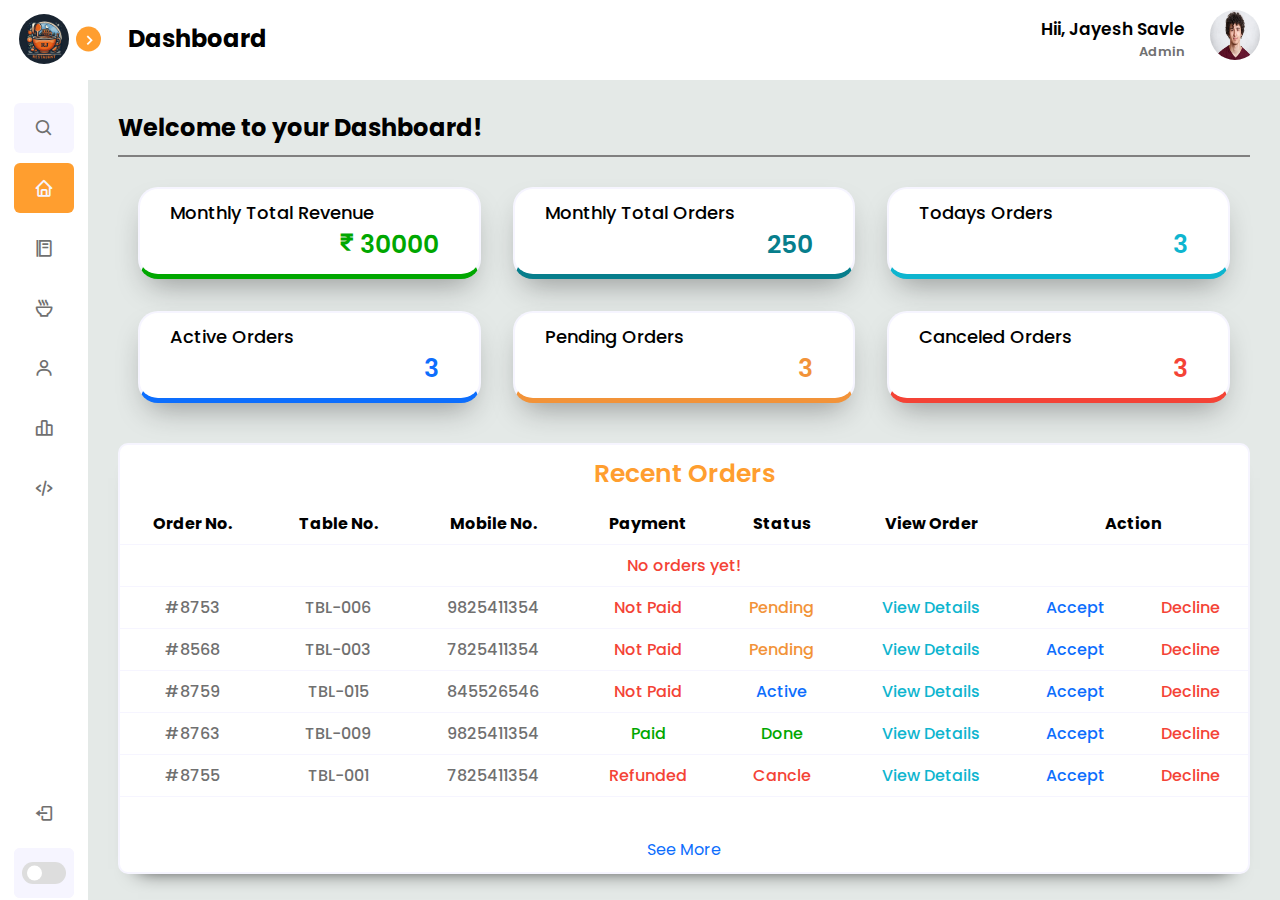
<file: frontend/restaurant/html/dasboard.html>
<!DOCTYPE html>
<html lang="en">
<head>
    <meta charset="UTF-8">
    <meta name="viewport" content="width=device-width, initial-scale=1.0">

    <!-- ============ CSS Style ============ -->
    <link rel="stylesheet" href="../css/style.css">

    <!-- ============ BoxIcons CSS ============ -->
    <link href='https://unpkg.com/boxicons@2.1.4/css/boxicons.min.css' rel='stylesheet'>
    <title>Manager Dashboard</title>
</head>
<body>
    <!-- ========== Sidebar Start Here ========== -->
    <section class="sidebar close">
        <header>
            <div class="image-text">
                <span class="image">
                    <img src="../images/logo.png" alt="logo">
                </span>

                <div class="text header-text">
                    <span class="name">RJ</span>
                    <span class="restr">Restaurant</span>
                </div>
            </div>

            <i class='bx bx-chevron-right toggle'></i>
        </header>

        <div class="menu-bar">
            <div class="menu">
                <li class="search-box">
                    <i class='bx bx-search icon'></i>
                        <input type="text" placeholder="Search...." id="search">
                </li>

                <ul class="menu-link">
                    <li class="nav-link active">
                        <a href="../html/dasboard.html">
                            <i class='bx bx-home icon'></i>
                            <span class="text nav-text">Dashboard</span>
                        </a>
                    </li>
                    <li class="nav-link">
                        <a href="../html/menu.html">
                            <i class='bx bx-food-menu icon'></i>
                            <span class="text nav-text">Menu</span>
                        </a>
                    </li>
                    <li class="nav-link">
                        <a href="../html/orders.html">
                            <i class='bx bx-bowl-hot icon'></i>
                            <span class="text nav-text">Orders</span>
                        </a>
                    </li>
                    <li class="nav-link">
                        <a href="../html/users.html">
                            <i class='bx bx-user icon'></i>
                            <span class="text nav-text">Users</span>
                        </a>
                    </li>
                    <li class="nav-link">
                        <a href="../html/analysis.html">
                            <i class='bx bx-bar-chart-alt-2 icon'></i>
                            <span class="text nav-text">Analysis</span>
                        </a>
                    </li>
                    <li class="nav-link">
                        <a href="../html/promo.html">
                            <i class='bx bx-code-alt icon'></i>
                            <span class="text nav-text">Promocode</span>
                        </a>
                    </li>
                </ul>
            </div>

            <div class="bottom-content">
                <li class="nav-link">
                    <a href="#" id="logoutButton">
                        <i class='bx bx-log-out icon'></i>
                        <span class="text nav-text">Logout</span>
                    </a>
                </li>

                <li class="mode" id="darkMode">
                    <div class="moon-sun">
                        <i class="bx bx-moon icon moon"></i>
                        <i class="bx bx-sun icon sun"></i>
                    </div>
                    <span class="mode-text text">Dark Mode</span>

                    <div class="toggle-switch" id="darkMode">
                        <span class="switch"></span>
                    </div>

                </li>
            </div>
        </div>
    </section>
    <!-- ============ Sidebar Ends Here ============ -->

    <!-- ============ Navbar  ============ -->
    <section class="navbar">
        <div class="text-profile">
            <div class="heading">Dashboard</div>

            <div class="text profile-img">
                <div class="user-info">
                    <span class="name">Hii, Jayesh Savle</span>
                    <span class="role">Admin</span>
                </div>

                <span class="image">
                    <img src="../images/profile1.png" alt="profile picture">
                </span>
            </div>
        </div>
    </section>
    <!-- ============== Navbar End ============== -->

    <!-- ========= Home Section ============= -->
    <section class="home">
        <div class="text-head">
            <h2>Welcome to your Dashboard!</h2>
        </div>
        <hr>
        <div class="container">
            <div class="box-container">
                    <div class="box" id="box1">
                        <span class="status">Monthly Total Revenue</span>
                        <span class="status-num" id="revenue"><i class='bx bx-rupee icon'></i>30000</span>
                    </div>
                    <div class="box" id="box2">
                        <span class="status">Monthly Total Orders</span>
                        <span class="status-num" id="total_ord">250</span>
                    </div>
                    <div class="box" id="box3">
                        <span class="status">Todays Orders</span>
                        <span class="status-num" id="today_ord">3</span>
                    </div>
                    <div class="box" id="box5">
                        <span class="status">Active Orders</span>
                        <span class="status-num" id="active_ord">3</span>
                    </div>
                    <div class="box" id="box4">
                        <span class="status">Pending Orders</span>
                        <span class="status-num" id="pend_ord">3</span>
                    </div>
                    <div class="box" id="box6">
                        <span class="status">Canceled Orders</span>
                        <span class="status-num" id="cancl_ord">3</span>
                    </div>
                </div>
            </div>
        </div>

        <div class="recent-oders">
            <div class="text">Recent Orders</div>
            <table>
                <thead class="table-order">
                    <th>Order No.</th>
                    <th>Table No.</th/th>
                    <th>Mobile No.</th/th>
                    <th>Payment</th/th>
                    <th>Status</th/th>
                    <th>View Order</th/th>
                    <th colspan="2">Action</th/th>
                </thead>

                <tbody>
                    <tr><td id="no-order" colspan='8' align='center'>No orders yet!</td></tr>
                    <tr>
                        <td>#8753</td>
                        <td>TBL-006</td>
                        <td>9825411354</a>
                        <td id="payment">Not Paid</td>
                        <td id="status_pending">Pending</td>
                        <td><a id="view-order" href="#viewModal" data-toggle="modal" onclick="showDetails(this)">View Details</a></td>
                        <td><a id="accept" href="#">Accept</a></td>
                        <td><a id="decline" href="#">Decline</a></td>
                    </tr>
                    <tr>
                        <td>#8568</td>
                        <td>TBL-003</td>
                        <td>7825411354</a>
                        <td id="payment">Not Paid</td>
                        <td  id="status_pending">Pending</td>
                        <td><a id="view-order" href="#viewModal" data-toggle="modal" onclick="showDetails(this)">View Details</a></td>
                        <td><a id="accept" href="#">Accept</a></td>
                        <td><a id="decline" href="#">Decline</a></td>
                    </tr>
                    <tr>
                        <td>#8759</td>
                        <td>TBL-015</td>
                        <td>845526546</a>
                        <td id="payment">Not Paid</td>
                        <td id="status_process">Active</td>
                        <td><a id="view-order" href="#viewModal" data-toggle="modal" onclick="showDetails(this)">View Details</a></td>
                        <td><a id="accept" href="#">Accept</a></td>
                        <td><a id="decline" href="#">Decline</a></td>
                    </tr>
                    <tr>
                        <td>#8763</td>
                        <td>TBL-009</td>
                        <td>9825411354</a>
                        <td id="payment_paid">Paid</td>
                        <td id="status_completed">Done</td>
                        <td><a id="view-order" href="#viewModal" data-toggle="modal" onclick="showDetails(this)">View Details</a></td>
                        <td><a id="accept" href="#">Accept</a></td>
                        <td><a id="decline" href="#">Decline</a></td>
                    </tr>
                    <tr>
                        <td>#8755</td>
                        <td>TBL-001</td>
                        <td>7825411354</a>
                        <td id="payment">Refunded</td>
                        <td id="status_decline">Cancle</td>
                        <td><a id="view-order" href="#viewModal" data-toggle="modal" onclick="showDetails(this)">View Details</a></td>
                        <td><a id="accept" href="#">Accept</a></td>
                        <td><a id="decline" href="#">Decline</a></td>
                    </tr>
                </tbody>
            </table>
            <div  class="text-more"><a href="../html/orders.html">See More</a></div>
        </div>
    </section>

    <!--============= Javascript =====================-->
    <script src="https://ajax.googleapis.com/ajax/libs/jquery/3.5.1/jquery.min.js"></script>
    <script src="https://code.jquery.com/jquery-3.4.1.min.js"></script>
    <script src="../javascript/script.js"></script>
</body>
</html>
</file>
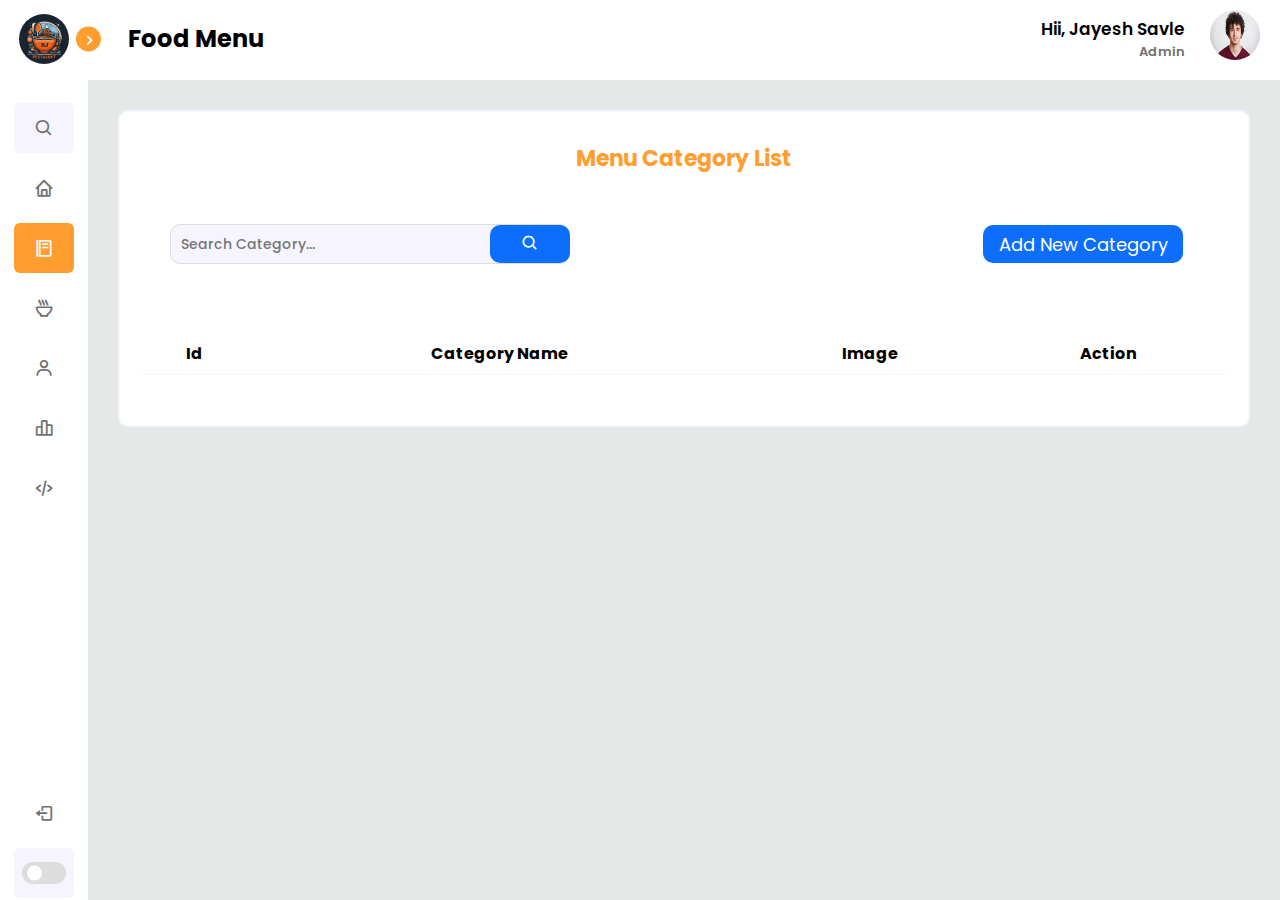
<file: frontend/restaurant/html/menu.html>
<!DOCTYPE html>
<html lang="en">
<head>
    <meta charset="UTF-8">
    <meta name="viewport" content="width=device-width, initial-scale=1.0">

    <!-- ============ CSS Style ============ -->
    <link rel="stylesheet" href="../css/style.css">
    <link rel="stylesheet" href="../css/menu.css">

    <!-- ============ Icons CSS ============ -->
    <link href="https://fonts.googleapis.com/css2?family=Material+Symbols+Outlined:opsz,wght,FILL,GRAD@20,100,1,200" rel="stylesheet" />
    <link href='https://unpkg.com/boxicons@2.1.4/css/boxicons.min.css' rel='stylesheet'>
    <title>Manager Dashboard</title>
</head>
<body>
    <!-- ========== Sidebar Start Here ========== -->
    <section class="sidebar close">
        <header>
            <div class="image-text">
                <span class="image">
                    <img src="../images/logo.png" alt="logo">
                </span>

                <div class="text header-text">
                    <span class="name">RJ</span>
                    <span class="restr">Restaurant</span>
                </div>
            </div>

            <i class='bx bx-chevron-right toggle'></i>
        </header>

        <div class="menu-bar">
            <div class="menu">
                <li class="search-box">
                    <i class='bx bx-search icon'></i>
                        <input type="text" placeholder="Search....">
                </li>

                <ul class="menu-link">
                    <li class="nav-link">
                        <a href="../html/dasboard.html">
                            <i class='bx bx-home icon'></i>
                            <span class="text nav-text">Dashboard</span>
                        </a>
                    </li>
                    <li class="nav-link active">
                        <a href="../html/menu.html">
                            <i class='bx bx-food-menu icon'></i>
                            <span class="text nav-text">Menu</span>
                        </a>
                    </li>
                    <li class="nav-link">
                        <a href="../html/orders.html">
                            <i class='bx bx-bowl-hot icon'></i>
                            <span class="text nav-text">Orders</span>
                        </a>
                    </li>
                    <li class="nav-link">
                        <a href="../html/users.html">
                            <i class='bx bx-user icon'></i>
                            <span class="text nav-text">Users</span>
                        </a>
                    </li>
                    <li class="nav-link">
                        <a href="../html/analysis.html">
                            <i class='bx bx-bar-chart-alt-2 icon'></i>
                            <span class="text nav-text">Analysis</span>
                        </a>
                    </li>
                    <li class="nav-link">
                        <a href="../html/promo.html">
                            <i class='bx bx-code-alt icon'></i>
                            <span class="text nav-text">Promocode</span>
                        </a>
                    </li>
                </ul>
            </div>

            <div class="bottom-content">
                <li class="nav-link">
                    <a href="#" id="logoutButton">
                        <i class='bx bx-log-out icon'></i>
                        <span class="text nav-text">Logout</span>
                    </a>
                </li>

                <li class="mode" id="darkMode">
                    <div class="moon-sun">
                        <i class="bx bx-moon icon moon"></i>
                        <i class="bx bx-sun icon sun"></i>
                    </div>
                    <span class="mode-text text">Dark Mode</span>

                    <div class="toggle-switch" id="darkMode">
                        <span class="switch"></span>
                    </div>
                </li>
            </div>
        </div>
    </section>
    <!-- ============ Sidebar Ends Here ============ -->

    <!-- ============ Navbar ============ -->
    <section class="navbar">
        <div class="text-profile">
            <div class="heading">Food Menu</div>

            <div class="text profile-img">
                <div class="user-info">
                    <span class="name">Hii, Jayesh Savle</span>
                    <span class="role">Admin</span>
                </div>
                <span class="image">
                    <img src="../images/profile1.png" alt="profile picture">
                </span>
            </div>
        </div>
    </section>
    <!-- ============== Navbar End ============== -->

    <!-- =============== Menu Section ================= -->
    <section class="home">
        <div class="menu-container">
            <div class="title-text">Menu Category List</div>
            <div class="srab-container">
                <div class="search-container">
                    <input type="text" placeholder="Search Category..." name="search_category" id="search">
                    <button class="btn-search button"><i class='bx bx-search'></i></button>
                </div>
                <div class="add-btn">
                    <button class="button butn-add" id="btn-add-category" onclick="addNewCategoryForm()">Add New Category</button>
                </div>
            </div>

            <div id="newCategory">
                <form>
                    <div class="text-title">Add New Category</div>

                    <div class="input-field ">
                        <label for="name">Category Name</label>
                        <input type="text " id="cateName" placeholder="Event Name" required/>
                        <span id="mssgAlert">Please provide category name.</span>
                    </div>
                    <div class="input-field ">
                        <label class="selectImg" for="input-file">Select Image</label>
                        <img src ="../images/logo.png" id="category-pic">
                        <input type="file" accept="image/*" id="input-file" hidden/>
                        <span id="imageAlert">Please select an image.</span>
                    </div>
                
                    <div class="buttons">
                        <button class="submit-btn button" id="saveCategoryBtn" onclick="addNewCategory()">Save</button>
                        <button class="cancel-btn button" id="cancelCategoryForm" onclick="hideNewCategory()">Cancel</button>
                    </div>
                </form>
            </div>

            <table id="catTable" >
                <thead>
                    <tr>
                        <th>Id</th>
                        <th>Category Name</th>
                        <th>Image</th>
                        <th colspan="3">Action</th>
                    </tr>
                </thead>
                <tbody>
                    <!-- <tr>
                        <td>1</td>
                        <td>Pizza</td>
                        <td><img src = '../images/pizza.png' width="80px"/></td>
                        <td><a href="#" id="edit-btn">Edit</a></td>
                        <td><a href="#" id="delete-btn">Delete</a></td>
                        <td><a href="/restaurant/html/menuItem.html" id="viewItem">View Items</a></td>
                    </tr> -->
                </tbody>
            </table>
        </div>
    </section>
    
    <!--============= Javascript =================-->
    <script src="https://cdn.jsdelivr.net/npm/bootstrap@5.3.2/dist/js/bootstrap.bundle.min.js"></script>
    <script src="https://code.jquery.com/jquery-3.4.1.min.js"></script>
    <script src="../javascript/script.js"></script>
    <script src="../javascript/menu.js"></script>
</body>
</html>
</file>
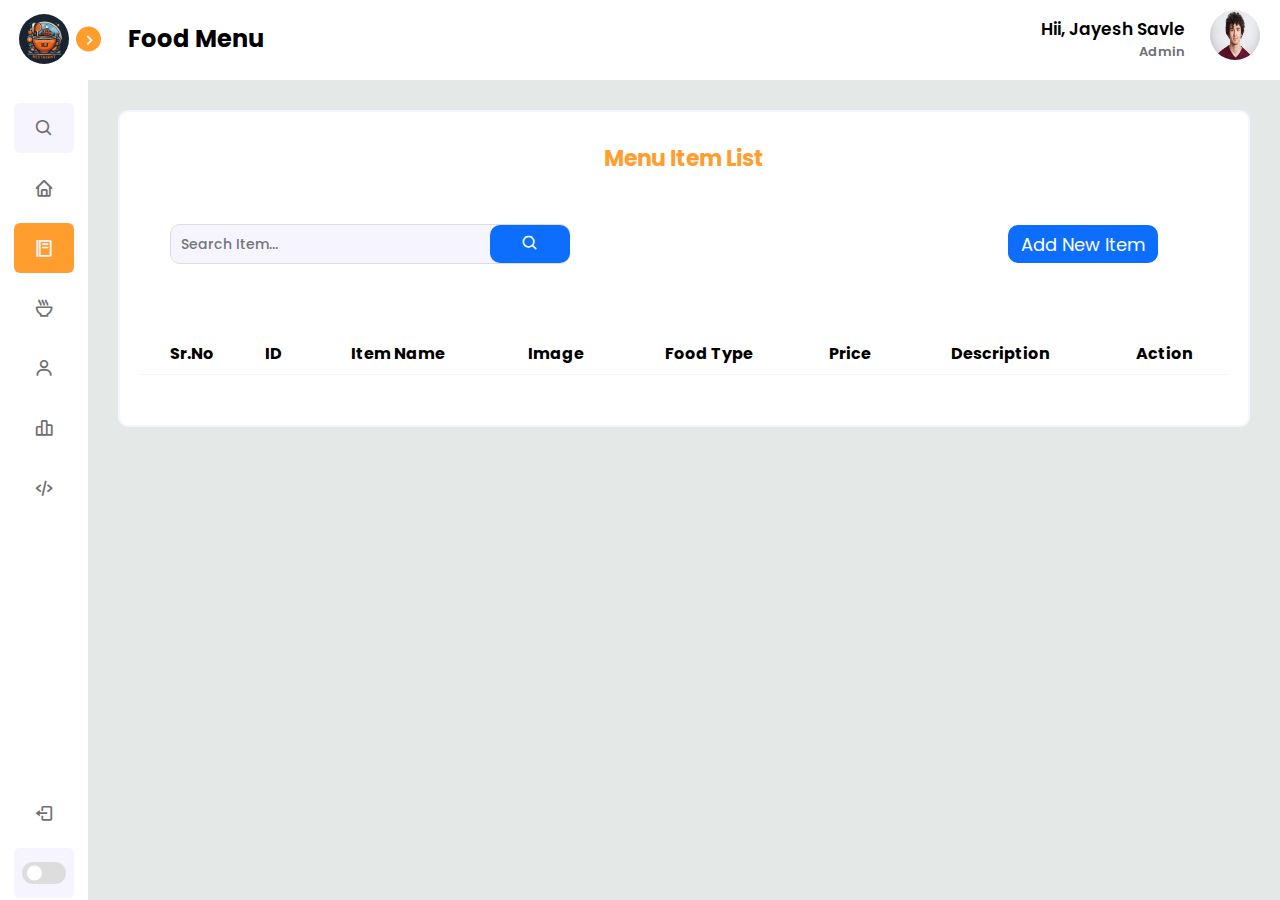
<file: frontend/restaurant/html/menuItem.html>
<!DOCTYPE html>
<html lang="en">
<head>
    <meta charset="UTF-8">
    <meta name="viewport" content="width=device-width, initial-scale=1.0">

    <!-- ============ CSS Style ============ -->
    <link rel="stylesheet" href="../css/style.css">
    <link rel="stylesheet" href="../css/menuItem.css">

    <!-- ============ Icons CSS ============ -->
    <link href="https://fonts.googleapis.com/css2?family=Material+Symbols+Outlined:opsz,wght,FILL,GRAD@20,100,1,200" rel="stylesheet" />
    <link href='https://unpkg.com/boxicons@2.1.4/css/boxicons.min.css' rel='stylesheet'>
    <title>Manager Dashboard</title>
</head>
<body>
    <!-- ========== Sidebar Start Here ========== -->
    <section class="sidebar close">
        <header>
            <div class="image-text">
                <span class="image">
                    <img src="../images/logo.png" alt="logo">
                </span>

                <div class="text header-text">
                    <span class="name">RJ</span>
                    <span class="restr">Restaurant</span>
                </div>
            </div>

            <i class='bx bx-chevron-right toggle'></i>
        </header>

        <div class="menu-bar">
            <div class="menu">
                <li class="search-box">
                    <i class='bx bx-search icon'></i>
                        <input type="text" placeholder="Search....">
                </li>

                <ul class="menu-link">
                    <li class="nav-link">
                        <a href="../html/dasboard.html">
                            <i class='bx bx-home icon'></i>
                            <span class="text nav-text">Dashboard</span>
                        </a>
                    </li>
                    <li class="nav-link active">
                        <a href="../html/menu.html">
                            <i class='bx bx-food-menu icon'></i>
                            <span class="text nav-text">Menu</span>
                        </a>
                    </li>
                    <li class="nav-link">
                        <a href="../html/orders.html">
                            <i class='bx bx-bowl-hot icon'></i>
                            <span class="text nav-text">Orders</span>
                        </a>
                    </li>
                    <li class="nav-link">
                        <a href="../html/users.html">
                            <i class='bx bx-user icon'></i>
                            <span class="text nav-text">Users</span>
                        </a>
                    </li>
                    <li class="nav-link">
                        <a href="../html/analysis.html">
                            <i class='bx bx-bar-chart-alt-2 icon'></i>
                            <span class="text nav-text">Analysis</span>
                        </a>
                    </li>
                    <li class="nav-link">
                        <a href="../html/promo.html">
                            <i class='bx bx-code-alt icon'></i>
                            <span class="text nav-text">Promocode</span>
                        </a>
                    </li>
                </ul>
            </div>

            <div class="bottom-content">
                <li class="nav-link">
                    <a href="#" id="logoutButton">
                        <i class='bx bx-log-out icon'></i>
                        <span class="text nav-text">Logout</span>
                    </a>
                </li>

                <li class="mode" id="darkMode">
                    <div class="moon-sun">
                        <i class="bx bx-moon icon moon"></i>
                        <i class="bx bx-sun icon sun"></i>
                    </div>
                    <span class="mode-text text">Dark Mode</span>

                    <div class="toggle-switch" id="darkMode">
                        <span class="switch"></span>
                    </div>
                </li>
            </div>
        </div>
    </section>
    <!-- ============ Sidebar Ends Here ============ -->

    <!-- ============ Navbar  ============ -->
    <section class="navbar">
        <div class="text-profile">
            <div class="heading">Food Menu</div>

            <div class="text profile-img">
                <div class="user-info">
                    <span class="name">Hii, Jayesh Savle</span>
                    <span class="role">Admin</span>
                </div>
                <span class="image">
                    <img src="../images/profile1.png" alt="profile picture">
                </span>
            </div>
        </div>
    </section>
    <!-- ============== Navbar End ============== -->

    <!-- ================ Menu Section ================= -->
    <section class="home">
        <div class="menuItem-container">
            <div class="title-text">Menu Item List</div>
            <div class="srab-container">
                <div class="search-container">
                    <input type="text" placeholder="Search Item..." name="search_item" id="search">
                    <button class="btn-search button"><i class='bx bx-search'></i></button>
                </div>
                <div class="add-btn">
                    <button class="button butn-add" id="btn-add-item" onclick="addNewItemForm()">Add New Item</button>
                </div>
            </div>

            <div id="newItem">
                <form>
                    <div class="text-title">Add New Item</div>
                    <div class="input-field ">
                        <label for="name">Item Name</label>
                        <input type="text " id="itemName" name="itemName" placeholder="Item Name" required >
                    </div>
                    <div class="input-field ">
                        <label for="price">Price</label>
                        <input type="number" id="itemPrice" name="price" placeholder="Item Price" required >
                    </div>
                    <div class="input-field ">
                        <label for="name">Food Type</label>
                        <select name="item_type" id="itemType">
                            <option value="veg" id="veg">Vegetarian</option>
                            <option value="nonVeg" id="non-veg">Non-Vegetarian</option>
                        </select>
                    </div>
                    <div class="input-field ">
                        <label for="name">Description</label>
                        <input type="text" id="itemDescription" placeholder="Item Description">
                    </div>
                    <div class="input-field ">
                        <span id="imageAlert">Please select an image.</span>
                        <img src ="../images/logo.png" id="item-pic">
                        <label class="selectImg" for="input-file">Select Image</label>

                        <input type="file" accept="image/*" id="input-file" hidden/>
                    </div>
                    <span id="mssgAlert">Please fill up all filed.</span>
                    <div class="buttons">
                        <button class="submit-btn button" id="saveMenuItemBtn">Save</button>
                        <button class="cancel-btn button" id="cancleItemForm">Cancel</button>
                    </div>
                </form>
            </div>

            <table id="itemTable" >
                <caption  id="view-item-caption"> </caption>
                <thead>
                    <tr>
                        <th>Sr.No</th>
                        <th>ID</th>
                        <th>Item Name</th>
                        <th>Image</th>
                        <th>Food Type</th>
                        <th>Price</th>
                        <th>Description</th>
                        <th colspan="2">Action</th>
                    </tr>
                </thead>
                <tbody>
                    <tr>
                        <!-- <td>1</td>
                        <td>Pizza</td>
                        <td><img style="width: 80px; border-radius: 50%;" src = '../images/pizza.png'/></td>
                        <td>&#8377; 170</td>
                        <td><a href="#" id="edit-btn">Edit</a></td>
                        <td><a href="#" onclick="deleteItem()" id="delete-btn">Delete</a></td>
                    </tr>
                    <tr>
                        <td>2</td>
                        <td>Burgger</td>
                        <td><img style="width: 80px; border-radius: 50%;" src = '../images/pizza.png'/></td>
                        <td>&#8377; 140</td>
                        <td><a href="#" id="edit-btn">Edit</a></td>
                        <td><a href="#" onclick="deleteItem()" id="delete-btn">Delete</a></td>
                    </tr> -->
                </tbody>
            </table>
        </div>
    </section>
    
    <!--============= Javascript =====================-->
    <script src="https://code.jquery.com/jquery-3.4.1.min.js"></script>
    <script src="../javascript/script.js"></script>
    <script src="../javascript/menuItem.js"></script>
</body>
</html>
</file>
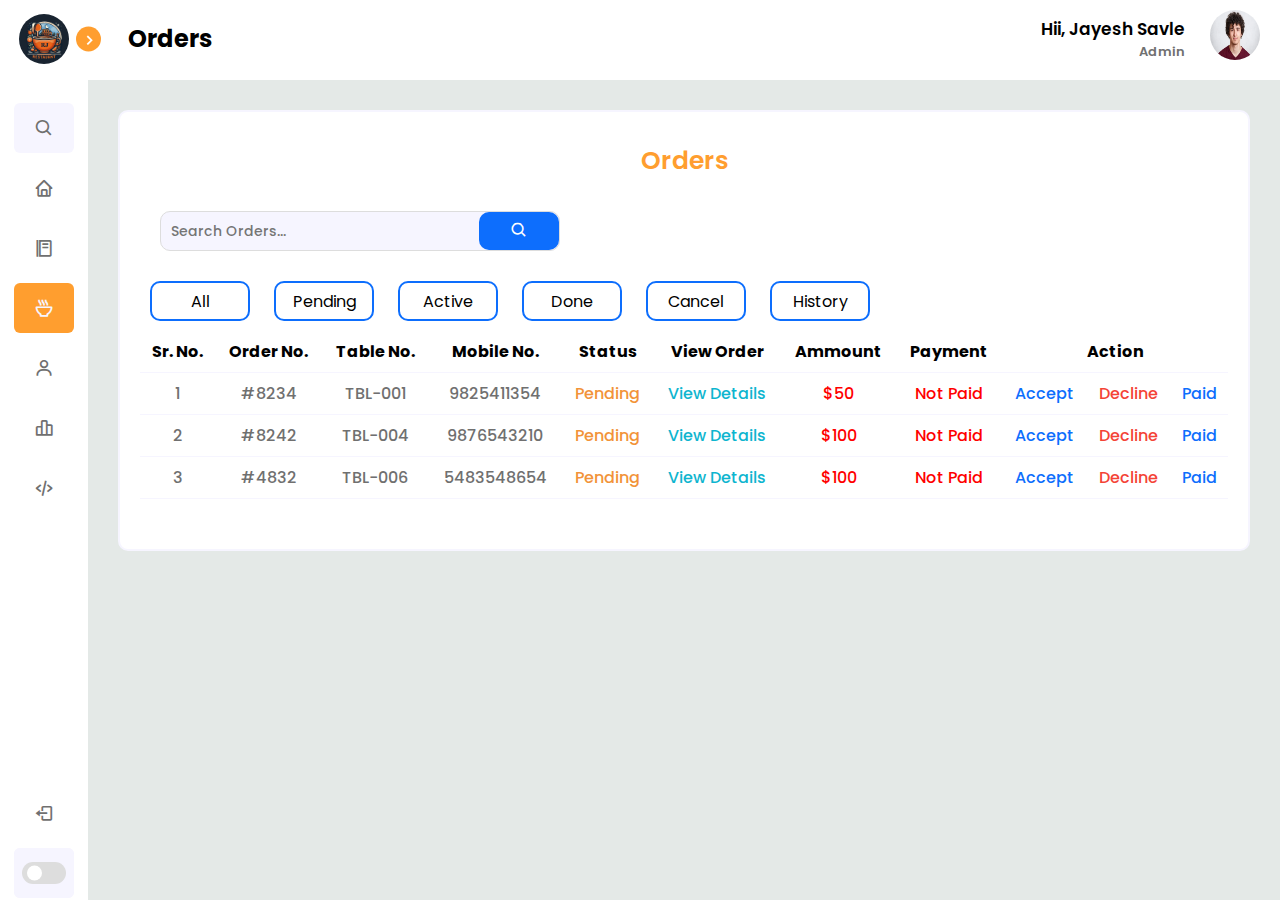
<file: frontend/restaurant/html/orders.html>
<!DOCTYPE html>
<html lang="en">
<head>
    <meta charset="UTF-8">
    <meta name="viewport" content="width=device-width, initial-scale=1.0">

    <!-- ============ CSS Style ============ -->
    <link rel="stylesheet" href="../css/style.css">
    <link rel="stylesheet" href="../css/orders.css">

    <!-- ============ Icons CSS ============ -->
    <link href="https://fonts.googleapis.com/css2?family=Material+Symbols+Outlined:opsz,wght,FILL,GRAD@20,100,1,200" rel="stylesheet" />
    <link href='https://unpkg.com/boxicons@2.1.4/css/boxicons.min.css' rel='stylesheet'>
    <script src="https://ajax.googleapis.com/ajax/libs/jquery/3.5.1/jquery.min.js"></script>
    <title>Manager Dashboard</title>
</head>
<body>

    <!-- ========== Sidebar Start Here ========== -->
    <section class="sidebar close">
        <header>
            <div class="image-text">
                <span class="image">
                    <img src="../images/logo.png" alt="logo">
                </span>

                <div class="text header-text">
                    <span class="name">RJ</span>
                    <span class="restr">Restaurant</span>
                </div>
            </div>

            <i class='bx bx-chevron-right toggle'></i>
        </header>

        <div class="menu-bar">
            <div class="menu">
                <li class="search-box">
                    <i class='bx bx-search icon'></i>
                        <input type="text" placeholder="Search....">
                </li>

                <ul class="menu-link">
                    <li class="nav-link">
                        <a href="../html/dasboard.html" >
                            <i class='bx bx-home icon'></i>
                            <span class="text nav-text">Dashboard</span>
                        </a>
                    </li>
                    <li class="nav-link ">
                        <a href="../html/menu.html">
                            <i class='bx bx-food-menu icon'></i>
                            <span class="text nav-text">Menu</span>
                        </a>
                    </li>
                    <li class="nav-link active">
                        <a href="../html/orders.html">
                            <i class='bx bx-bowl-hot icon'></i>
                            <span class="text nav-text">Orders</span>
                        </a>
                    </li>
                    <li class="nav-link">
                        <a href="../html/users.html" >
                            <i class='bx bx-user icon'></i>
                            <span class="text nav-text">Users</span>
                        </a>
                    </li>
                    <li class="nav-link">
                        <a href="../html/analysis.html" >
                            <i class='bx bx-bar-chart-alt-2 icon'></i>
                            <span class="text nav-text">Analysis</span>
                        </a>
                    </li>
                    <li class="nav-link">
                        <a href="../html/promo.html" >
                            <i class='bx bx-code-alt icon'></i>
                            <span class="text nav-text">Promocode</span>
                        </a>
                    </li>
                </ul>
            </div>

            <div class="bottom-content">
                <li class="nav-link">
                    <a href="#" id="logoutButton">
                        <i class='bx bx-log-out icon'></i>
                        <span class="text nav-text">Logout</span>
                    </a>
                </li>

                <li class="mode" id="darkMode">
                    <div class="moon-sun">
                        <i class="bx bx-moon icon moon"></i>
                        <i class="bx bx-sun icon sun"></i>
                    </div>
                    <span class="mode-text text">Dark Mode</span>

                    <div class="toggle-switch" id="darkMode">
                        <span class="switch"></span>
                    </div>

                </li>
            </div>
        </div>
    </section>

    <!-- ============ Sidebar Ends Here ============ -->

    <!-- ============ Navbar  ============ -->
    <section class="navbar">
        <div class="text-profile">
            <div class="heading">Orders</div>

            <div class="text profile-img">
                <div class="user-info">
                    <span class="name">Hii, Jayesh Savle</span>
                    <span class="role">Admin</span>
                </div>

                <span class="image">
                    <img src="../images/profile1.png" alt="profile picture">
                </span>
            </div>
        </div>
    </section>

    <!-- ============== Navbar End ============== -->

    <!-- ================ Orders ============= -->
    <section class="home">
        <div class="order-container">
            <div class="text">Orders</div>
            <div class="search-container">
                <input type="text" placeholder="Search Orders..." name="search_customer" id="search">
                <button class="btn-search"><i class='bx bx-search'></i></button>
            </div>

            <div id="buttons">
                <button class="button-value" id="all" onclick="filterOrderStatus('all')">All</button>
                <button class="button-value" id="pending" onclick="filterOrderStatus('Pending')">Pending</button>
                <button class="button-value" id="activee" onclick="filterOrderStatus('Active')">Active</button>
                <button class="button-value" id="delivered" onclick="filterOrderStatus('Delivered')">Done</button>
                <button class="button-value" id="cancl" onclick="filterOrderStatus('Cancelled')">Cancel</button>
                <button class="button-value" id="history" onclick="filterOrderStatus('History')">History</button>
            </div>

            <table id="order-table">
                <thead>
                    <th>Sr. No.</th>
                    <th>Order No.</th>
                    <th>Table No.</th>
                    <th>Mobile No. </th>
                    <th>Status</th>
                    <th>View Order</th>
                    <th>Ammount</th>
                    <th>Payment</th>
                    <th colspan="3">Action</th>
                </thead>
                <tbody id="order-list">
                    <!-- <tr><td id="no-order" colspan='8' align='center'>No orders yet!</td></tr> -->
                    <tr>
                        <td id="no-order" colspan='8' align='center' style="display:none;">No orders yet!</td>
                    </tr>
                    <!-- <tr>
                        <td>1</td>
                        <td>#8753</td>
                        <td >Table 2</td>
                        <td>user1</a>
                        <td id="payment">Due</td>
                        <td id="status_pending">Pending</td>
                        <td><a id="view-order" href="#viewModal" data-toggle="modal" onclick="showDetails(this)">View Details</a></td>
                        <td><a id="accept" href="#">Accept</a></td>
                        <td><a id="decline" href="#">Decline</a></td>
                    </tr> -->
                </tbody>
            </table>
        </div>
    </section>

    <!--============= Javascript =====================-->


    <!-- site script -->
    <script src="../javascript/script.js"></script>
    <script src="../javascript/order.js"></script>
    <script src="../javascript/user.js"></script>

    <script>
        function filterOrderStatus(status) {
            // Remove the 'active' class from all buttons
            var buttons = document.getElementsByClassName("button-value");
            for (var i = 0; i < buttons.length; i++) {
                buttons[i].classList.remove("active");
            }
            
            // Add the 'active' class to the clicked button
            event.currentTarget.classList.add("active");
            
            // Perform filtering based on the status
            // Add your filtering logic here
        }
        
    </script>


</body>
</html>
</file>
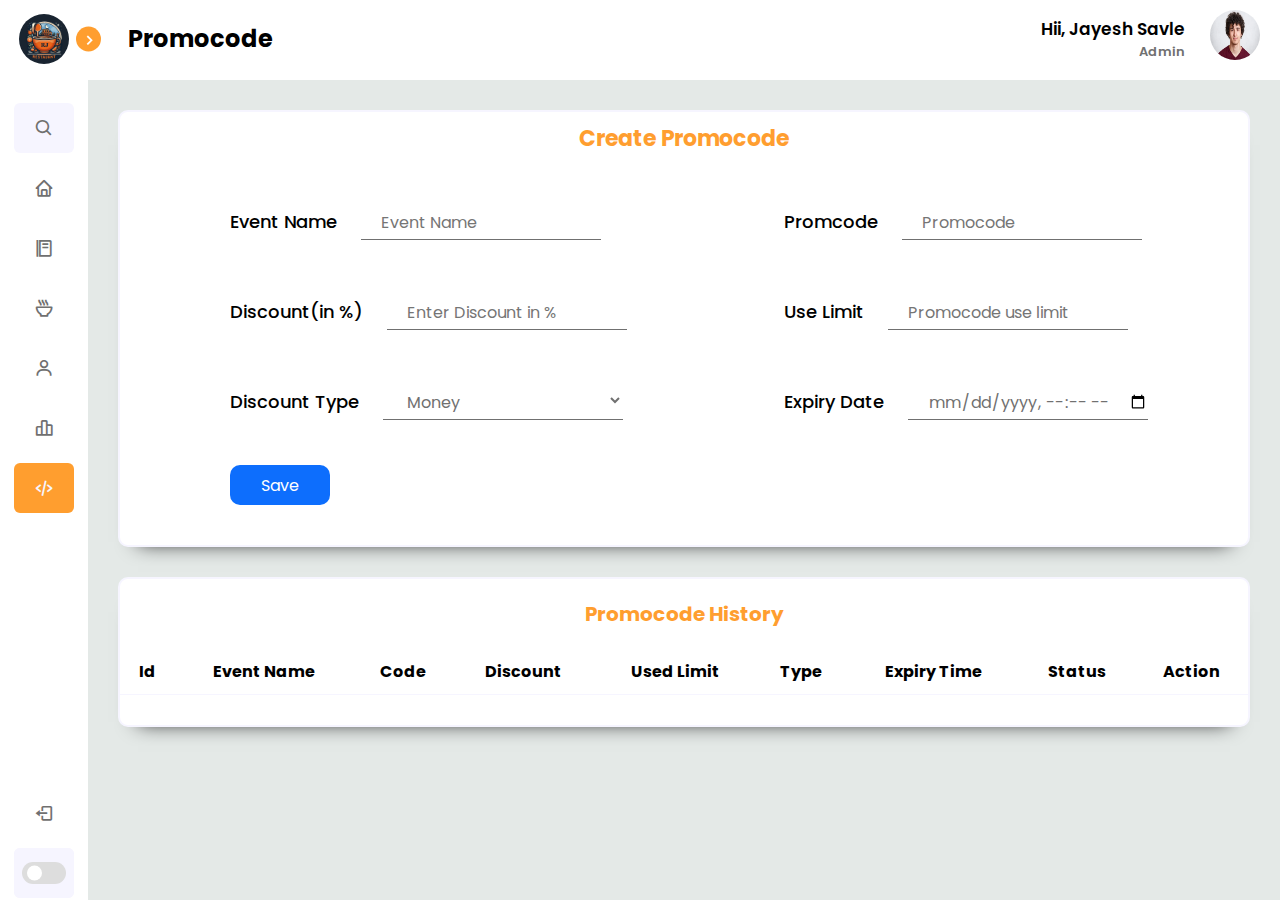
<file: frontend/restaurant/html/promo.html>
<!DOCTYPE html>
<html lang="en">
<head>
    <meta charset="UTF-8">
    <meta name="viewport" content="width=device-width, initial-scale=1.0">
    <!-- ============ CSS Style ============ -->
    <link rel="stylesheet" href="../css/style.css">
    <link rel="stylesheet" href="../css/promo.css">

    <!-- ============ Icons CSS ============ -->
    <link href="https://fonts.googleapis.com/css2?family=Material+Symbols+Outlined:opsz,wght,FILL,GRAD@20,100,1,200" rel="stylesheet" />
    <link href='https://unpkg.com/boxicons@2.1.4/css/boxicons.min.css' rel='stylesheet'>
    <title>Promocode</title>
</head>
<body>
    <!-- ========== Sidebar Start Here ========== -->
    <section class="sidebar close">
        <header>
            <div class="image-text">
                <span class="image">
                    <img src="../images/logo.png" alt="logo">
                </span>

                <div class="text header-text">
                    <span class="name">RJ</span>
                    <span class="restr">Restaurant</span>
                </div>
            </div>

            <i class='bx bx-chevron-right toggle'></i>
        </header>

        <div class="menu-bar">
            <div class="menu">
                <li class="search-box">
                    <i class='bx bx-search icon'></i>
                        <input type="text" placeholder="Search....">
                </li>

                <ul class="menu-link">
                    <li class="nav-link">
                        <a href="../html/dasboard.html">
                            <i class='bx bx-home icon'></i>
                            <span class="text nav-text">Dashboard</span>
                        </a>
                    </li>
                    <li class="nav-link">
                        <a href="../html/menu.html">
                            <i class='bx bx-food-menu icon'></i>
                            <span class="text nav-text">Menu</span>
                        </a>
                    </li>
                    <li class="nav-link">
                        <a href="../html/orders.html">
                            <i class='bx bx-bowl-hot icon'></i>
                            <span class="text nav-text">Orders</span>
                        </a>
                    </li>
                    <li class="nav-link">
                        <a href="../html/users.html">
                            <i class='bx bx-user icon'></i>
                            <span class="text nav-text">Users</span>
                        </a>
                    </li>
                    <li class="nav-link">
                        <a href="../html/analysis.html">
                            <i class='bx bx-bar-chart-alt-2 icon'></i>
                            <span class="text nav-text">Analysis</span>
                        </a>
                    </li>
                    <li class="nav-link active">
                        <a href="../html/promo.html">
                            <i class='bx bx-code-alt icon'></i>
                            <span class="text nav-text">Promocode</span>
                        </a>
                    </li>

                </ul>
            </div>

            <div class="bottom-content">
                <li class="nav-link">
                    <a href="#" id="logoutButton">
                        <i class='bx bx-log-out icon'></i>
                        <span class="text nav-text">Logout</span>
                    </a>
                </li>

                <li class="mode" id="darkMode">
                    <div class="moon-sun">
                        <i class="bx bx-moon icon moon"></i>
                        <i class="bx bx-sun icon sun"></i>
                    </div>
                    <span class="mode-text text">Dark Mode</span>

                    <div class="toggle-switch" id="darkMode">
                        <span class="switch"></span>
                    </div>

                </li>
            </div>
        </div>
    </section>
    <!-- ============ Sidebar Ends Here ============ -->

    <!-- ============ Navbar  ============ -->
    <section class="navbar">
        <div class="text-profile">
            <div class="heading">Promocode</div>

            <div class="text profile-img">
                <div class="user-info">
                    <span class="name">Hii, Jayesh Savle</span>
                    <span class="role">Admin</span>
                </div>
                
                <span class="image">
                    <img src="../images/profile1.png" alt="profile picture">
                </span>
            </div>
        </div>
    </section>
    <!-- ============== Navbar End ============== -->

    <!-- ========= Home Section ============= -->
    <section  class="home">
        <div class="promo-container">
            <h2>Create Promocode</h2>
            <div class="promoform">
                <form id="promo-form">
                    <div class="input-field ">
                        <label for="name">Event Name</label>
                        <input type="text " id="eventName" name="event" placeholder="Event Name" required >
                    </div>
                    <div class="input-field ">
                        <label for="name">Promcode</label>
                        <input type="text " id="promocode" name="name" placeholder="Promocode" required >
                    </div>
                    <div class="input-field ">
                        <label for="name">Discount(in %)</label>
                        <input type="number" name="discount" id="discount" placeholder="Enter Discount in %" required>
                    </div>
                    <div class="input-field ">
                        <label for="name">Use Limit</label>
                        <input type="number" name="use_limit" id="use-limit" placeholder="Promocode use limit" required>
                    </div>
                    <div class="input-field ">
                        <label for="name">Discount Type</label>
                        <select name="discount_type" id="discount_type">
                            <option value="money" id="money">Money</option>
                            <option value="points" id="points">Points</option>
                        </select>
                    </div>
                    <div class="input-field ">
                        <label for="name">Expiry Date</label>
                        <input type="datetime-local"  name="expirydate" id="expirydate">
                    </div>
                    <button type="submit" onclick="create_promo()">Save</button>
                </form>
            </div>
        </div>

        <div class="promo-table">
            <div class="text ">Promocode History</div>
            <table id="promotable">
                <thead>
                    <th>Id</th>
                    <th>Event Name</th>
                    <th>Code</th>
                    <th>Discount</th>
                    <th>Used Limit</th>
                    <th>Type</th>
                    <th>Expiry Time</th>
                    <th>Status</th>
                    <th>Action</th>
                </thead>
                
                <tbody>
                    <!-- <tr>
                        <td>1</td>
                        <td>event1</td>
                        <td>PROMO001</td>
                        <td>56%</td>
                        <td>20</td>
                        <td>Money</td>
                        <td>2021-09-01 12:00:00</td>
                        <td>Expired</td>
                        <td><a id="delete"  onclick="deletePromo()" class="danger" href="#">Delete</a></td>
                    </tr>
                    -->
                </tbody>
            </table>
        </div>
    </section>

    <!--============= Javascript =====================-->
    <script src="https://cdn.jsdelivr.net/npm/bootstrap@5.3.2/dist/js/bootstrap.bundle.min.js"></script>
    <script src="https://code.jquery.com/jquery-3.4.1.min.js"></script>
    <script src="../javascript/script.js"></script>
    <script src="../javascript/promo.js"></script>
</body>
</html>
</file>
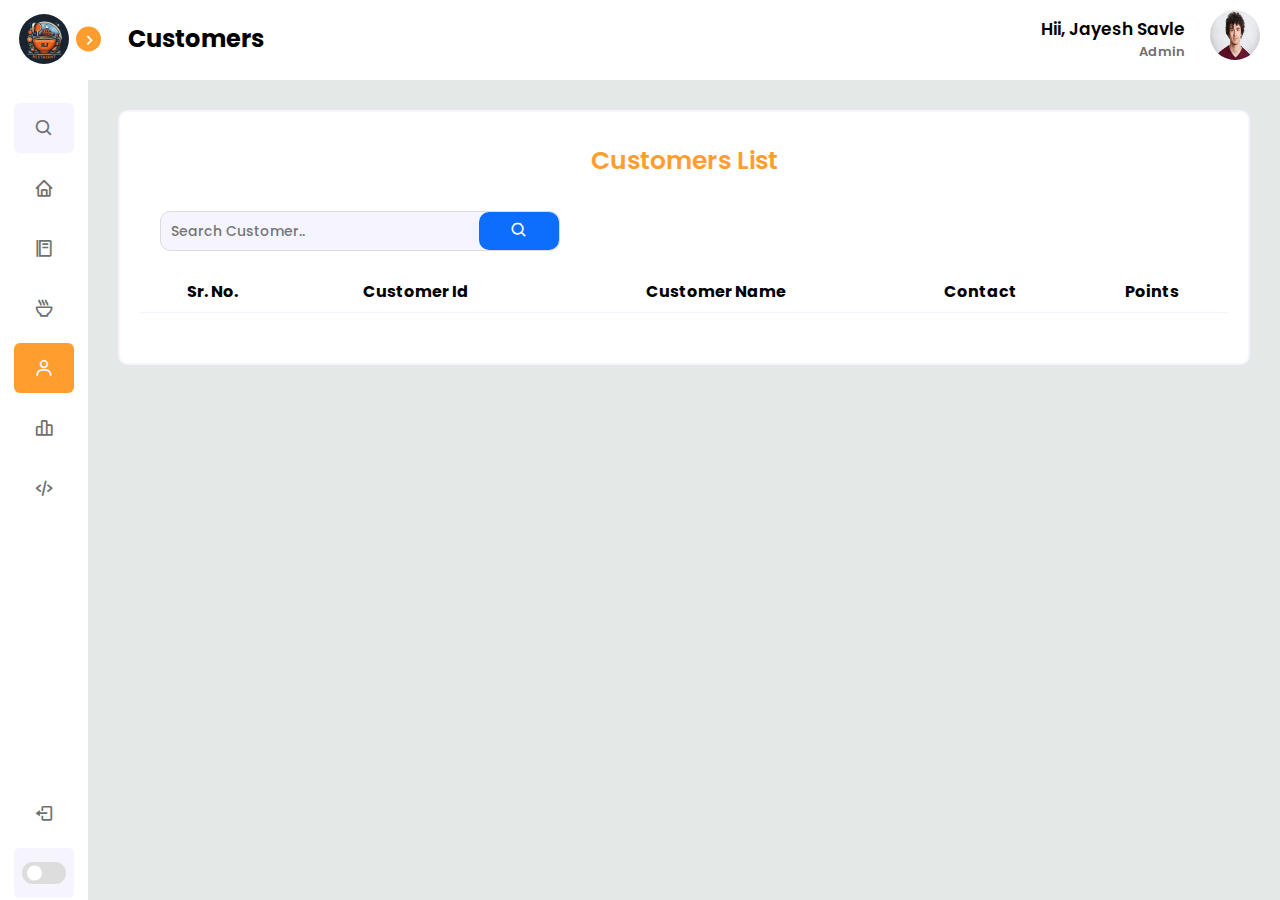
<file: frontend/restaurant/html/users.html>
<!DOCTYPE html>
<html lang="en">
<head>
    <meta charset="UTF-8">
    <meta name="viewport" content="width=device-width, initial-scale=1.0">

    <!-- ============ CSS Style ============ -->
    <link rel="stylesheet" href="../css/style.css">
    <link rel="stylesheet" href="../css/users.css">

    <!-- ============ Icons CSS ============ -->
    <link href='https://unpkg.com/boxicons@2.1.4/css/boxicons.min.css' rel='stylesheet'>
    <title>Manager Dashboard</title>
</head>
<body>
    <!-- ========== Sidebar Start Here ========== -->
    <section class="sidebar close">
        <header>
            <div class="image-text">
                <span class="image">
                    <img src="../images/logo.png" alt="logo">
                </span>

                <div class="text header-text">
                    <span class="name">RJ</span>
                    <span class="restr">Restaurant</span>
                </div>
            </div>

            <i class='bx bx-chevron-right toggle'></i>
        </header>

        <div class="menu-bar">
            <div class="menu">
                <li class="search-box">
                    <i class='bx bx-search icon'></i>
                        <input type="text" placeholder="Search....">
                </li>

                <ul class="menu-link">
                    <li class="nav-link">
                        <a href="../html/dasboard.html">
                            <i class='bx bx-home icon'></i>
                            <span class="text nav-text">Dashboard</span>
                        </a>
                    </li>
                    <li class="nav-link">
                        <a href="../html/menu.html">
                            <i class='bx bx-food-menu icon'></i>
                            <span class="text nav-text">Menu</span>
                        </a>
                    </li>
                    <li class="nav-link">
                        <a href="../html/orders.html">
                            <i class='bx bx-bowl-hot icon'></i>
                            <span class="text nav-text">Orders</span>
                        </a>
                    </li>
                    <li class="nav-link active">
                        <a href="../html/users.html">
                            <i class='bx bx-user icon'></i>
                            <span class="text nav-text">Users</span>
                        </a>
                    </li>
                    <li class="nav-link">
                        <a href="../html/analysis.html">
                            <i class='bx bx-bar-chart-alt-2 icon'></i>
                            <span class="text nav-text">Analysis</span>
                        </a>
                    </li>
                    <li class="nav-link">
                        <a href="../html/promo.html">
                            <i class='bx bx-code-alt icon'></i>
                            <span class="text nav-text">Promocode</span>
                        </a>
                    </li>
                </ul>
            </div>

            <div class="bottom-content">
                <li class="nav-link">
                    <a href="#" id="logoutButton">
                        <i class='bx bx-log-out icon'></i>
                        <span class="text nav-text">Logout</span>
                    </a>
                </li>

                <li class="mode" id="darkMode">
                    <div class="moon-sun">
                        <i class="bx bx-moon icon moon"></i>
                        <i class="bx bx-sun icon sun"></i>
                    </div>
                    <span class="mode-text text">Dark Mode</span>

                    <div class="toggle-switch" id="darkMode">
                        <span class="switch"></span>
                    </div>

                </li>
            </div>
        </div>
    </section>
    <!-- ============ Sidebar Ends Here ============ -->

    <!-- ============ Navbar  ============ -->
    <section class="navbar">
        <div class="text-profile">
            <div class="heading">Customers</div>

            <div class="text profile-img">
                <div class="user-info">
                    <span class="name">Hii, Jayesh Savle</span>
                    <span class="role">Admin</span>
                </div>

                <span class="image">
                    <img src="../images/profile1.png" alt="profile picture">
                </span>
            </div>
        </div>
    </section>

    <!-- ============== Navbar End ============== -->
    
    <!-- ============== Home Section Start =================== -->
    <section class="home">
        <div class="customer-container">
            <div class="text">Customers List</div>
            <div class="search-container">
                <input type="text" placeholder="Search Customer.." name="search_customer" id="search">
                <button class="btn-search"><i class='bx bx-search'></i></button>
            </div>

            <table  id="customer-table">
                <thead>
                    <th>Sr. No.</th>
                    <th>Customer Id</th>
                    <th>Customer Name</th>
                    <th>Contact</th>
                    <th>Points</th>
                </thead>
                <tbody>
                    <!-- <tr>
                        <td>1</td>
                        <td>46548</td>
                        <td>John Doe</td>
                        <td>user1@gmail.com</td>
                        <td>500</td>
                        <td>1234</td>
                    </tr> -->
                </tbody>
            </table>
        </div>
    </section>

    <!-- ============== Home Section End =================== -->

    <!--============= Javascript =====================-->
    <script src="https://cdn.jsdelivr.net/npm/bootstrap@5.3.2/dist/js/bootstrap.bundle.min.js"></script>
    <script src="https://ajax.googleapis.com/ajax/libs/jquery/3.5.1/jquery.min.js"></script>
    <script src="../javascript/script.js"></script>
    <script src="../javascript/user.js"></script>
</body>
</html>
</file>
<file: frontend/restaurant/css/style.css>
@import url('https://fonts.googleapis.com/css2?family=Poppins:ital,wght@0,300;0,400;0,500;0,700;1,400;1,500;1,600&display=swap');

*{
    padding: 0;
    padding-left: 0;
    margin: 0;
    box-sizing: border-box;
    font-family: 'Poppins', sans-serif;
}

:root{
    /* ===== Colors ==== */
    --body-color : #e4e9e7;
    --sidebar-color: #fff;
    --primary-color: #ff9e2f;
    --primary-color-light: #f6f5ff;
    --toggle-color: #ddd;
    --text-color: #707070;
    --title-color: #000000;
    --totl-order: #077E8C;

    /* ===== font color ===== */
    --warning : #ffc107 ;
    --danger :  #f44336;
    --success : #00a700;
    --pending : #F29339;
    --progress : #0d6efd;
    --view-detail: #0d6efd;
    --btn-background: #0d6efd;
    --btn-text-color: #ffffff;
    
    /* ===== Transition ===== */
    --tran-02: all 0.2s ease;
    --tran-03: all 0.3s ease;
    --tran-04: all 0.4s ease;
    --tran-05: all 0.5s ease;
}

body{
    height: 100vh;
    background-color: var(--body-color);
    transition: var(--tran-04)
}

body.dark{
    --body-color : #18191A;
    --sidebar-color: #242526;
    --primary-color: #ff9e2f;
    --primary-color-light: #3a3b3c;
    --toggle-color: #fff;
    --text-color: #ccc;
    --title-color: #ffffff;
}

/*========== Sidebar ========== */

.sidebar{
    position: fixed;
    top: 0;
    left: 0;
    height: 100%;
    width: 250px;
    padding: 10px 14px;
    background-color: var(--sidebar-color);
    transition: var(--tran-05);
    z-index: 100;
}

.sidebar.close{
    width: 88px;
    .toggle{
            position: absolute;
            top: 50%;
            right: -45%;
    }
}

/*========== sidebar reusable css ========== */

.sidebar .text{
    font-size: 16px;
    font-weight: 500;
    color: var(--text-color);
    transition: var(--tran-04);
    white-space: nowrap;
    opacity: 1;
}

.sidebar.close .text{
    opacity: 0;
}

.sidebar .image{
    min-width: 60px;
    display: flex;
    align-items: center;
    justify-content: center;
}

.sidebar li{
    height: 50px;
    margin-top: 10px;
    list-style: none;
    display: flex;
    align-items: center;
}

.sidebar li .icon{
    display: flex;
    align-items: center;
    justify-content: center;
    min-width: 60px;
    font-size: 20px;
}

.sidebar li .icon,
.sidebar li .text{
    color: var(--text-color);
    transition: var(--tran-02);
}

.sidebar header{
    position: relative;
}

.sidebar .image-text img{
    width: 50px;
    border-radius: 50px;
}

.sidebar header .image-text{
    display: flex;
    align-items: center;
    /* background-color: red; */
}

header .image-text .header-text{
    display: flex;
    flex-direction: column;
    position: relative;
    left: 20px;
    /* padding-left: 15px; */
    /* background-color: red; */
}

.header-text .name{
    font-size: x-large;
    font-weight: 900;
    position: relative;
    left: 30px;
    color: var(--primary-color);
}

.header-text .restr{
    font-weight: 600;
    margin-top: -2px;
    color: var(--title-color);
}

body.dark  .header-text .restr {
    color: var(--title-color);
}

.sidebar header .toggle{
    position: absolute;
    top: 50%;
    right: -13%;
    transform: translateY(-50%) rotateY(180deg);
    height: 25px;
    width: 25px;
    background-color: var(--primary-color);
    cursor: pointer;
    display: flex;
    align-items: center;
    justify-content: center;
    border-radius: 50%;
    color: var(--sidebar-color);
    font-size: 20px;
    transition: var(--tran-03);
}

.sidebar.close header .toggle{
    transform: translateY(-50%) ;
}

.sidebar .menu{
    margin-top: 25px;
}

.sidebar .search-box{
    background: var(--primary-color-light);
    border-radius: 6px;
    transition: var(--tran-05);
}

.search-box input{
    height: 100%;
    width: 100%;
    outline: none;
    border: none;
    border-radius: 6px;
    font-size: 16px;
    font-weight: 500;
    color: var(--text-color);
    background: var(--primary-color-light);
    transition: var(--tran-05);
}

.sidebar li a{
    height: 100%;
    width: 100%;
    display: flex;
    align-items: center;
    text-decoration: none;
    border-radius: 6px;
    transition: var(--tran-04);
    justify-content: start;
}

.sidebar li a:hover {
    background: var(--primary-color);
}

.sidebar li a:hover .icon,
.sidebar li a:hover .text{
    color: var(--sidebar-color);
}

body.dark .sidebar li a:hover .icon,
body.dark .sidebar li a:hover .text{
    color: var(--primary-color-light);
}

.sidebar .menu-bar .menu .menu-link{
    justify-content: start;
    padding: 0;
}

.sidebar .menu-bar .menu .menu-link .nav-link.active,
.sidebar .menu-bar .menu .menu-link .nav-link.active .icon,
.sidebar .menu-bar .menu .menu-link .nav-link.active .text
{
    background-color: var(--primary-color);
    color: var(--primary-color-light);
    border-radius: 6px;
}

body.dark .sidebar .menu-bar .menu .menu-link .nav-link.active,
body.dark .sidebar .menu-bar .menu .menu-link .nav-link.active .icon,
body.dark .sidebar .menu-bar .menu .menu-link .nav-link.active .text{
    background: var(--primary-color);
    color: var(--primary-color-light);
    border-radius: 6px;
}

.sidebar .menu-bar{
    height: calc(100% - 50px);
    display: flex;
    flex-direction: column;
    justify-content: space-between;
}

.menu-bar .mode{
    position: relative;
    border-radius: 6px;
    background: var(--primary-color-light);
}

.menu-bar .mode .moon-sun{
    height: 50px;
    width: 60px;
    display: flex;
    align-items: center;
}

.menu-bar .mode i{
    position: absolute;
    transition: var(--tran-03);
}

.menu-bar .mode i.sun{
    opacity: 0;
}

body.dark .menu-bar .mode i.sun{
    opacity: 1;
}

body.dark .menu-bar .mode i.moon{
    opacity: 0;
}

.menu-bar .mode .toggle-switch{
    position: absolute;
    right: 0px;
    display: flex;
    align-items: center;
    justify-content: center;
    height: 100%;
    min-width: 60px;
    cursor: pointer;
    border-radius: 6px;
    background: var(--primary-color-light);
    transition: var(--tran-02);
}

.toggle-switch .switch{
    position: relative;
    height: 22px;
    width: 44px;
    border-radius: 25px;
    background: var(--toggle-color);
}

.switch::before{
    content: '';
    position: absolute;
    height: 15px;
    width: 15px;
    border-radius: 50%;
    top: 50%;
    left: 5px;
    transform: translateY(-50%);
    background: var(--sidebar-color);
    transition: var(--tran-02);
}

body.dark .switch::before{
    left: 25px;
}

/*============= Sidebar End ============*/

/* =========== Navbar Start ============  */

.navbar{
    position: fixed;
    top: 0;
    left: 0;
    height: 80px;
    left: 250px;
    padding: 0px 20px;
    width: calc(100% - 250px);
    background-color: var(--sidebar-color);
    transition: var(--tran-05);
    z-index: 5;
}

.sidebar.close ~ .navbar{
    left: 88px;
    width: calc(100% - 88px);
}

.navbar .text-profile{
    width: 100%;
    position: relative;
    top: 10px;
    display: flex;
    flex-direction: row;
    align-items: center;
    justify-content: space-between;
}

.navbar .text-profile .heading{
    position: relative;
    left: 20px;
    font-size: x-large;
    font-weight: 700;
    color: var(--title-color);
}

.navbar .profile-img{
    display: flex;
    justify-content: center;
    align-items: center;
}

.navbar .profile-img .user-info{
    display: flex;
    flex-direction: column;
    text-align: right;
    padding-right: 25px;
}

.navbar .profile-img .user-info .name{
    font-size: 17px;
    color: var(--title-color);
    line-height: normal;
    font-weight: 600;
}

.navbar .profile-img .user-info .role{
    font-size: small;
    font-weight: 600;
    color: var(--text-color);
}

.navbar .profile-img  img{
    height: 50px;
    width: 50px;
    border-radius: 70px;
}

/* ================ Navbar end here ================== */

/* ============ Home Contain start from here =============*/

.home{
    position: absolute;
    height: auto;
    left: 250px;
    top: 80px;
    padding: 30px;
    width: calc(100% - 250px);
    background: var(--body-color);
    transition: var(--tran-05);
}

.sidebar.close ~ .home{
    left: 88px;
    width: calc(100% - 88px);
}

/* =========== Dashboard Box-Container ======== */

.home .text-head{
    color: var(--title-color);
}

.home hr{
    border: 0.5px solid;
    margin: 10px 0px;
}

.home .box-container {
    width: 100%;
    display: grid;
    justify-content: start;
    grid-template-columns: 1fr 1fr 1fr;
    gap: 2rem;
    padding: 20px;
}

.home .box-container .box{
    display: grid;
    padding: 10px 30px;
    color: var(--title-color);
    border: 2px solid  var(--primary-color-light);
    border-radius: 20px;
    background: var(--sidebar-color);
    box-shadow: rgba(31, 30, 30, 0.4) 0px 15px 30px -10px;
    cursor: pointer;
}

.home  .box-container .box:hover{
    transition: var(--tran-03);
    transform: scale(1.05);
    z-index: 1;
    box-shadow: 0px 15px 20px -20px;
}

.home .box-container #box1{
    border-bottom: 5px solid var(--success);
}

.home .box-container #box2{
    border-bottom: 5px solid var(--totl-order);
}

.home .box-container #box3{
    border-bottom: 5px solid #0eb5cf;
}

.home .box-container #box4{
    border-bottom: 5px solid var(--pending);
}

.home .box-container #box5{
    border-bottom: 5px solid var(--progress);
}

.home .box-container #box6{
    border-bottom: 5px solid var(--danger);
}

.home .box-container .box .status{
    font-size: 18px;
    color: var(--title-color);
    font-weight: 500;
}

.home .box-container .box .status-num .icon{
    font-size: 25px;
    font-weight: 700;
}
.home .box-container .box .status-num{
    font-size: 25px;
    padding-right: 10px;
    font-weight: 600;
    text-align: right;
}

.home .box-container .box #revenue{
    color: var(--success);
}
.home .box-container .box #total_ord{
    color: var(--totl-order);
}
.home .box-container .box #today_ord{
    color: #0eb5cf;
}
.home .box-container .box #active_ord{
    color: var(--progress);
}
.home .box-container .box #pend_ord{
    color: var(--pending);
}
.home .box-container .box #cancl_ord{
    color: var(--danger);
}

/* ============= Recent Orders Table =========== */

.home .recent-oders{
    position: relative;
    top: 20px;
    width: 100%;
    display: grid;
    grid-template-rows: repeat(auto-fit, minmax(100px, 1fr, 30px));
    border: 2px solid var(--primary-color-light);
    background: var(--sidebar-color);
    box-shadow: 0px 15px 20px -20px;
    border-radius: 10px;
}

.home .recent-oders .text{
    margin: auto 0;
    padding: 10px;
    text-align: center;
    font-size: 25px;
    font-weight: 600;
    color: var(--primary-color);
}


/* ========= Recent Order Table ========= */

.home table{
    width: 100%;
    margin-bottom: 30px;
    border-collapse: collapse;
    /* background-color: red; */
}

.home table th, td {
    text-align: center;
    padding: 8px;
    border-bottom: 1px solid var(--primary-color-light);
}

.home table thead{
    color: var(--title-color);
}

.home table tbody tr td{
    color: var(--text-color);
    font-weight: 500;
}

.home table tbody tr:hover{
    background-color: rgba(75, 96, 148, 0.1);
    transition: var(--tran-03);
}

.home .recent-oders table tbody #payment{
    color: var(--danger);
}

.home .recent-oders table tbody #payment_paid{
    color: var(--success);
}

.home .recent-oders table tbody #status_pending{
    color: var(--pending);
}
.home .recent-oders table tbody #status_completed{
    color: var(--success);
}
.home .recent-oders table tbody #status_process{
    color: var(--progress);
}
.home .recent-oders table tbody #status_decline{
    color: var(--danger);
}

.home .recent-oders table tbody #view-order{
    color: #0eb5cf;
    text-decoration: none;
}
.home .recent-oders table tbody #accept {
    color: var(--progress);
    text-decoration: none;
}

.home .recent-oders table tbody #decline, #no-order {
    color: var(--danger);
    text-decoration: none;
}

.home .recent-oders .text-more {
    text-align: center;
    justify-content: center;
    font-size: 16px;
    font-weight: 400;
    margin: 10px 0;
}

.home .recent-oders .text-more a{
    text-decoration: none;
    cursor: pointer;
    color: var(--progress);
}

.home .recent-oders .text-more a:hover{
    color: var(--warning);
}

/* Recent Order Ends Here */
</file>
<file: frontend/restaurant/css/menu.css>
.home .menu-container{
    min-width: 100%;
    display: grid;
    grid-template-rows: repeat(auto-fit, minmax(250px, 250px, 1fr));
    padding: 20px;
    background-color: var(--sidebar-color);
    border-radius: 10px;
    border: 2px solid var(--primary-color-light);
    box-shadow: 0px 10px 15px -10;
}

.home .menu-container .title-text{
    text-align: center;
    font-weight: bold;
    font-size: 22px;
    color: var(--primary-color);
    margin: 10px 0;
}

.home .menu-container .srab-container{
    display: flex;
    justify-content: space-between;
    align-items: center;
    margin: 10px;
    padding: 10px;
}

.home .menu-container .search-container{
    padding: 10px;
    max-width: 60rem;
    display: flex;
    justify-content: space-between;
    align-items: center;
}

.home .menu-container .search-container input{
    width: 25rem;
    height: 2.5rem;
    padding-left: 10px;
    border-radius: 10px;
    font-size:  14px;
    font-weight: 500;
    color: var(--text-color);
    border: 1px solid var(--toggle-color);
    background: var(--primary-color-light);
}

.home .menu-container .button{
    background: var(--btn-background);
    width: 5rem;
    height: 2.4rem;
    font-size: large;
    margin: 10px;
    cursor: pointer;
    border: none;
    border-radius: 10px;
    justify-content: center;
    align-items: center;
    color: var(--btn-text-color);
    box-shadow: 0px 10px 15px -20px;
    transition: var(--tran-04);
}

.home .menu-container .button:hover{
    transition:  var(--tran-02);
    transform: scale(1.05);
}

.home .menu-container .search-container .btn-search{
    position: relative;
    right: 18%;

}

.home .menu-container .srab-container .add-btn{
    width: 250px;
    display: flex;
    justify-content: space-around;
    align-items: center;
    padding: 10px;
}

.home .menu-container .srab-container .add-btn .butn-add{
    min-width: 200px;
}

.home .menu-container #newCategory{
    display: none;
}

.home .menu-container #newCategory form,
.home .edit-catForm{
    width: 400px;
    height: max-content;
    display: flex;
    flex-direction: column;
    padding: 20px;
    background: var(--sidebar-color);
    border-radius: 10px;
    border: 2px solid var(--primary-color-light);
    box-shadow: 0px 10px 15px -5px;
    position: relative;
    left: 500px;
    gap: 10px;
    z-index: 1;
    margin-bottom: 30px;
}


.home .menu-container #newCategory .text-title,
.edit-catForm .text-title{
    text-align: center;
    padding: 10px;
    font-size: 20px;
    font-weight: 600;
    color: var(--primary-color);
}


.home .menu-container #newCategory .input-field,
.edit-catForm .input-field{
    display: flex;
    flex-direction: column;
    padding: 10px;
    margin-bottom: 10px;
}

.home .menu-container #newCategory .input-field label,
.edit-catForm .input-field label{
    font-size: 17px;
    font-weight: 500;
    display: flex;
    padding-left: 20px;
    color: var(--title-color);
}

.home .menu-container #newCategory .input-field input,
.edit-catForm .input-field input{
    outline: none;
    position: relative;
    height: 40px;
    padding-left: 20px;
    padding-top: 5px;
    border: none;
    font-size: 16px;
    background: var(--body);
    color: var(--text-color);
    border-bottom: 1px solid;
}

.home .menu-container #newCategory .input-field .selectImg,
.edit-catForm .input-field .selectImg{
    width: 150px;
    cursor: pointer;
    border: 1px solid var(--primary-color-light);
    border-radius: 5px;
    text-align: center;
    color: black;
    background-color: #accbff;
}

.home .menu-container #newCategory .input-field img,
.edit-catForm .input-field img{
    width: 180px;
    height: 180px;
    margin: 20px auto;
    border-radius: 50%;
}

.home .menu-container #newCategory #imageAlert,
.home .menu-container #newCategory #mssgAlert{
    display: none;
}

.home .menu-container #newCategory #imageAlert,
.home .menu-container #newCategory #mssgAlert{
    height: min-content;
    font-weight:  500;
    color: red;
}

.home .menu-container #newCategory .cancel-btn,
.edit-catForm .buttons .cancel-btn{
    background: var(--danger);
}

.edit-catForm .buttons{
    display: flex;
    justify-content: space-around;
}

/* ============= Table ============= */
.home table{
    width: 100%;
    margin-top: 30px;
    margin-bottom: 30px;
}

.home table th, td {
    text-align: center;
    padding: 8px;
    border-bottom: 1px solid var(--primary-color-light);
}

.home table thead{
    color: var(--title-color);
}

.home table tbody tr td{
    color: var(--text-color);
    font-size: large;
    font-weight: 500;
}

.home table tbody tr:hover{
    background-color: rgba(75, 96, 148, 0.1);
    transition: var(--tran-03);
}

.home table tbody .bttn{
    cursor: pointer;
    border: none;
    outline: none;
    background-color: var(--body);
    font-size: large;
    font-weight: 500;
}

.home table tbody #edit-btn{
    color: var(--progress);
}

.home table tbody #delete-btn{
    color: var(--danger);
}

.home table tbody #viewItem{
    cursor: pointer;
    color: var(--progress);
    text-decoration: none;
}
</file>
<file: frontend/restaurant/css/menuItem.css>
.home .menuItem-container{
    width: 100%;
    display: grid;
    grid-template-columns: repeat(auto-fit, minmax(250px, 250px, 1fr));
    padding: 20px;
    background-color: var(--sidebar-color);
    border-radius: 10px;
    border: 2px solid var(--primary-color-light);
    box-shadow: 0px 10px 15px -10;
}

.home .menuItem-container .title-text{
    text-align: center;
    font-weight: bold;
    font-size: 22px;
    color: var(--primary-color);
    margin: 10px 0;
}

.home .menuItem-container .srab-container{
    display: flex;
    justify-content: space-between;
    align-items: center;
    margin: 10px;
    padding: 10px;
}

.home .menuItem-container .search-container{
    padding: 10px;
    max-width: 60rem;
    display: flex;
    justify-content: space-between;
    align-items: center;
}

.home .menuItem-container .search-container input{
    width: 25rem;
    height: 2.5rem;
    padding-left: 10px;
    border-radius: 10px;
    font-size:  14px;
    font-weight: 500;
    color: var(--text-color);
    border: 1px solid var(--toggle-color);
    background: var(--primary-color-light);
}

.home .menuItem-container .button{
    background: var(--btn-background);
    width: 5rem;
    height: 2.4rem;
    font-size: large;
    /* position: relative; */
    margin: 10px;
    cursor: pointer;
    border: none;
    border-radius: 10px;
    justify-content: center;
    align-items: center;
    color: var(--btn-text-color);
    box-shadow: 0px 10px 15px -20px;
    transition: var(--tran-04);
}

.home .menuItem-container .button:hover{
    transition:  var(--tran-02);
    transform: scale(1.05);
}


.home .menuItem-container .search-container .btn-search{
    position: relative;
    right: 18%;

}

.home .menuItem-container .srab-container .add-btn{
    width: 250px;
    display: flex;
    justify-content: space-around;
    align-items: center;
    padding: 10px;
}

.home .menuItem-container .srab-container .add-btn .butn-add{
    min-width: 150px;
}

.home .menuItem-container #newItem{
    display: none;
}

.home .menuItem-container #newItem form,
.home .edit-itemForm{
    width: 700px;
    height: min-content;
    display: grid;
    grid-template-columns: auto auto;
    padding: 20px;
    background: var(--sidebar-color);
    border-radius: 10px;
    border: 2px solid var(--primary-color-light);
    box-shadow: 0px 10px 15px -5px;
    position: relative;
    left: 300px;
    gap: 10px;
    z-index: 1;
    margin-bottom: 30px;
}

.home .menuItem-container #newItem .text-title,
.home .edit-itemForm .text-title{
    grid-column: span 2;
    text-align: center;
    padding: 10px;
    font-size: 20px;
    font-weight: 600;
    color: var(--primary-color);
}

.home .menuItem-container #newItem .input-field,
.home .edit-itemForm .input-field{
    display: flex;
    flex-direction: column;
    padding: 10px;
    margin-bottom: 10px;
}

.home .menuItem-container #newItem .input-field label,
.home .edit-itemForm .input-field label{
    display: flex;
    font-size: 17px;
    font-weight: 500;
    color: var(--title-color);
}

.home .menuItem-container #newItem .input-field input,
.home .edit-itemForm .input-field input{
    outline: none;
    position: relative;
    height: 40px;
    padding-left: 20px;
    padding-top: 5px;
    border: none;
    font-size: 16px;
    background: var(--body);
    color: var(--text-color);
    border-bottom: 1px solid;
}

.home  .menuItem-container #newItem .input-field input,
.home .edit-itemForm .input-field input, select{
    outline: none;
    position: relative;
    left: 10px;
    width: 15rem;
    height: 40px;
    padding-left: 20px;
    padding-top: 5px;
    border: none;
    font-size: 16px;
    background: var(--body);
    color: var(--text-color);
    border-bottom: 1px solid;
    cursor: pointer;
}

.home  .menuItem-container #newItem .input-field  select option,
.home .edit-itemForm .input-field select option{
    color: black;
}

.home .menuItem-container #newItem .input-field .selectImg,
.home .edit-itemForm .input-field .selectImg{
    display: flex;
    justify-content: center;
    align-items: center;
    cursor: pointer;
    border: 1px solid var(--primary-color-light);
    border-radius: 5px;
    text-align: center;
    color: black;
    background-color: #accbff;
}

.home .menuItem-container #newItem .input-field img,
.home .edit-itemForm .input-field img{
    width: 180px;
    height: 180px;
    margin: 10px auto;
    border-radius: 50%;
}

.home .menuItem-container #newItem .buttons,
.home .edit-itemForm .buttons{
    grid-column: 2;
    display: flex;
    justify-content: end;
    align-items: self-end;
}

.home .menuItem-container #newItem #mssgAlert{
    display: none;
}

.home .menuItem-container #newItem #mssgAlert{
    color: red;
    grid-column: 2;
    position: absolute;
    justify-self: center;
    align-self: center;
    left: 10px;
    font-weight: 500;
    height: min-content;
}

.home .menuItem-container #newItem .cancel-btn,
.home .edit-itemForm .cancel-btn{
    background: var(--danger);
}

.home .menuItem-container #newItem #imageAlert{
    display: none;
}
.home .menuItem-container #newItem #imageAlert{
    height: min-content;
    font-weight:  500;
    color: red;
}

/* Table */
.home table{
    width: 100%;
    margin-top: 30px;
    margin-bottom: 30px;
}

.home table th, td {
    text-align: center;
    padding: 8px;
    border-bottom: 1px solid var(--primary-color-light);
}

.home table thead{
    color: var(--title-color);
}

.home table tbody tr td{
    color: var(--text-color);
    font-size: large;
    font-weight: 500;
}

.home table tbody tr:hover{
    background-color: rgba(75, 96, 148, 0.1);
    transition: var(--tran-03);
}

.home table tbody .bttn{
    cursor: pointer;
    border: none;
    outline: none;
    background-color: var(--body);
    font-size: large;
    font-weight: 500;
}

.home table tbody #edit-btn{
    color: var(--progress);
}

.home table tbody #delete-btn{
    color: var(--danger);
}
</file>
<file: frontend/restaurant/css/orders.css>
.home .order-container{
    width: 100%;
    display: grid;
    grid-template-rows: repeat(auto-fit, minmax(250px, 250px, 250px, 1fr));
    padding: 20px;
    background-color: var(--sidebar-color);
    border-radius: 10px;
    border: 2px solid var(--primary-color-light);
    box-shadow: 0px 10px 15px -10;
}


.home .order-container .text{
    text-align: center;
    padding: 10px;
    font-size: 25px;
    font-weight: 600;
    color: var(--primary-color);
}

.home .order-container .search-container{
    padding: 20px;
}

.home .order-container .search-container input{
    width: 25rem;
    height: 2.5rem;
    padding-left: 10px;
    border-radius: 10px;
    font-size:  14px;
    font-weight: 500;
    color: var(--text-color);
    border: 1px solid var(--toggle-color);
    background: var(--primary-color-light);
}

.home .order-container .search-container button{
    background: var(--btn-background);
    width: 5rem;
    height: 2.4rem;
    font-size: large;
    position: relative;
    top: 2px;
    right: 5.3rem;
    margin-right: 30px;
    cursor: pointer;
    border: none;
    border-radius: 10px;
    justify-content: center;
    align-items: center;
    color: var(--btn-text-color);
    box-shadow: 0px 10px 15px -20px;
    transition: all 0.4s ease-in-out;
}

.home .customer-container .search-container button:hover{
    transition:  var(--tran-02);
    color: black;
}

.home .order-container .buttons{
    padding: 20px 10px;
    margin: 10px 0px;
}

.home .order-container #buttons .button-value{
    width: 100px;
    height: 40px;
    border: 2px solid var(--btn-background);
    border-radius: 10px;
    margin: 10px 10px;
    justify-content: center;
    cursor: pointer;
    font-size: 16px;
    background: transparent;
    color: var(--title-color);
}

.home .order-container #buttons .button-value:hover,
.home .order-container #buttons .active{
    background: var(--btn-background);
    color: var(--btn-text-color);
    transition: var(--tran-02);
    transform: scale(1.05);
}

.home table{
    width: 100%;
    margin-bottom: 30px;
    border-collapse: collapse;
}

.home table th, td {
    text-align: center;
    padding: 8px;
    border-bottom: 1px solid var(--primary-color-light);
}

.home table thead{
    color: var(--title-color);
}

.home table tbody tr td button{
    color: var(--text-color);
    font-weight: 500;
}

.home table tbody tr:hover{
    background-color: rgba(75, 96, 148, 0.1);
    transition: var(--tran-03);
}

.home .order-container table tbody #payment{
    color: var(--danger);
}

.home .order-container table tbody #payment_paid{
    color: var(--success);
}

.home .order-container table tbody #status_pending{
    color: var(--pending);
}

.home .order-container table tbody #status_delivered{
    color: var(--success);
}

.home .order-container table tbody #status_process{
    color: var(--progress);
}

.home .order-container table tbody #status_decline{
    color: var(--danger);
}

.home .order-container table tbody button{
    border: none;
    outline: none;
    cursor: pointer;
    background: var(--sidebar-color);
    font-size: 16px;
}

.home .order-container table tbody #view-order{
    color: #0eb5cf;
    text-decoration: none;
}
.home .order-container table tbody #accept {
    color: var(--progress);
    text-decoration: none;
}

.home .order-container table tbody #decline, #no-order {
    color: var(--danger);
    text-decoration: none;
}
</file>
<file: frontend/restaurant/css/promo.css>
/* ========== Create promocode ============ */

.home .promo-container{
    width: auto;
    border: 2px solid var(--primary-color-light);
    background: var(--sidebar-color);
    border-radius:  10px;
    box-shadow: 0px 15px 20px -20px;
}

.home .promo-container h2{
    text-align: center;
    font-weight: bold;
    font-size: 22px;
    color: var(--primary-color);
    margin: 10px 0;
}

.home .promo-container .promoform form{
    display: grid;
    grid-template-columns: 1fr  1fr;
    gap: 40px;
    align-items: center;
    justify-content: center;
    padding: 30px;
    min-width:  30%;
}

.home  .promo-container .promoform .input-field{
    padding: 5px 0px;
}

.home  .promo-container .promoform .input-field label{
    position: relative;
    margin-left: 70px;
    padding:  10px;
    font-size: large;
    font-weight: 500;
    color: var(--title-color);
}

.home  .promo-container .promoform .input-field input, select{
    outline: none;
    position: relative;
    left: 10px;
    width: 15rem;
    height: 40px;
    padding-left: 20px;
    padding-top: 5px;
    border: none;
    font-size: 16px;
    background: var(--body);
    color: var(--text-color);
    border-bottom: 1px solid;
    cursor: pointer;
}

.home  .promo-container .promoform .input-field  select option{
    color: black;
}

.home  .promo-container .promoform form button{
    position: relative;
    left: 80px;
    width: 100px;
    height: 40px;
    border: none;
    border-radius: 10px;
    margin-bottom: 10px;
    cursor: pointer;
    font-size: 16px;
    background: var(--btn-background);
    color: var(--btn-text-color);
}

.home  .promo-container .promoform form button:hover{
    transition: var(--tran-03);
    transform: scale(1.05);
}

/* ========== Promocode History =========== */

.home .promo-table{
    width: auto;
    position: relative;
    top: 30px;
    margin-bottom: 30px;
    border: 2px solid var(--primary-color-light);
    background: var(--sidebar-color);
    border-radius:  10px;
    box-shadow: 0px 15px 20px -20px;
}

.home .promo-table .text{
    display: flex;
    justify-content: space-around;
    align-items: center;
    justify-content: center;
    padding: 10px;
    margin: 10px;
    font-weight: bold;
    text-align: center;
    font-size: 20px;
    color: var(--primary-color);
}

.home .promo-table table {
    width: 100%;
    margin-bottom: 30px;
    border-collapse: collapse;
}

.home .promo-table th, .home .promo-table td {
    padding: 10px;
    text-align: center;
    border-bottom: 1px solid var(--primary-color-light);
}

.home .promo-table thead {
    color: var(--title-color);
}

.home .promo-table table tbody tr td{
    color: var(--text-color);
}

.home .promo-table table tbody tr:hover{
    background-color: rgba(75, 96, 148, 0.1);
    transition: var(--tran-03);
}

.home .promo-table table tbody tr:last-child td {
    border: none;
}

.home .promo-table table tbody .danger{
    color: var(--danger);
    text-decoration: none;
}

.home .promo-table table tbody .modify{
    color: var(--progress);
    text-decoration: none;
}
</file>
<file: frontend/restaurant/css/users.css>
.home .customer-container{
    width: 100%;
    display: grid;
    grid-template-columns: repeat(auto-fit, minmax(250px, 250px, 1fr));
    padding: 20px;
    background-color: var(--sidebar-color);
    border-radius: 10px;
    border: 2px solid var(--primary-color-light);
    box-shadow: 0px 10px 15px -10;
}

.home .customer-container .text{
    text-align: center;
    padding: 10px;
    font-size: 25px;
    font-weight: 600;
    color: var(--primary-color);
}

.home .customer-container .search-container{
    padding: 20px;
}

.home .customer-container .search-container input{
    width: 25rem;
    height: 2.5rem;
    padding-left: 10px;
    border-radius: 10px;
    font-size:  14px;
    font-weight: 500;
    color: var(--text-color);
    border: 1px solid var(--toggle-color);
    background: var(--primary-color-light);
}

.home .customer-container .search-container button{
    background: var(--btn-background);
    width: 5rem;
    height: 2.4rem;
    font-size: large;
    position: relative;
    top: 2px;
    right: 5.3rem;
    margin-right: 30px;
    cursor: pointer;
    border: none;
    border-radius: 10px;
    justify-content: center;
    align-items: center;
    color: var(--btn-text-color);
    box-shadow: 0px 10px 15px -20px;
    transition: all 0.4s ease-in-out;
}

.home .customer-container .search-container button:hover{
    transition:  var(--tran-02);
    color: black;
}

/* Order List Table */

.home table{
    width: 100%;
    margin-bottom: 30px;
    border-collapse: collapse;
}

.home table th, td {
    text-align: center;
    padding: 8px;
    border-bottom: 1px solid var(--primary-color-light);
}

.home table thead{
    color: var(--title-color);
}

.home table tbody tr td{
    color: var(--text-color);
    font-weight: 500;
}

.home table tbody tr:hover{
    background-color: rgba(75, 96, 148, 0.1);
    transition: var(--tran-03);
}

.home table tbody .danger{
    color: red;
}

.home table tbody .point{
    color: var(--success);
}
</file>
